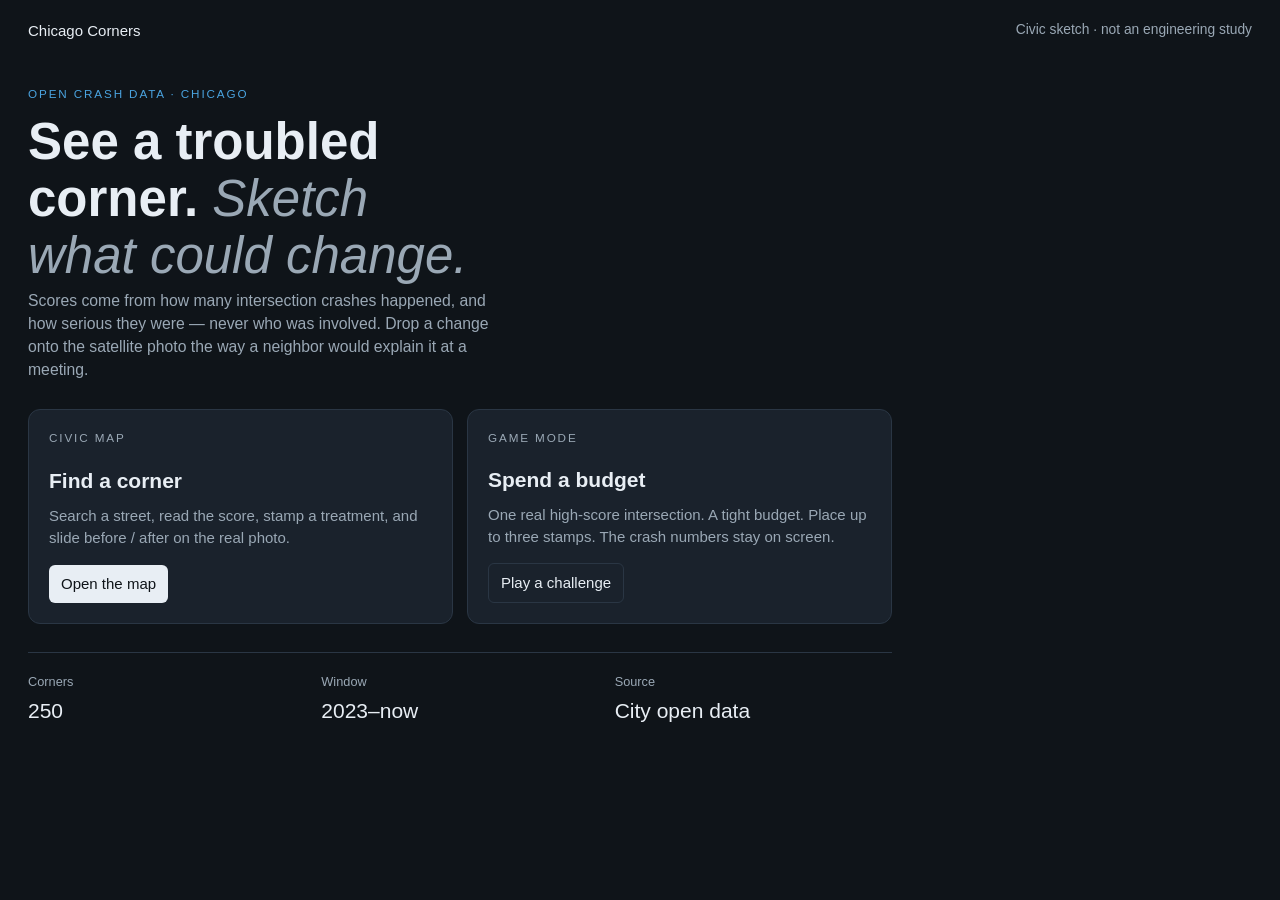
<file: index.html>
<!DOCTYPE html>
<html lang="en">
<head>
  <meta charset="UTF-8" />
  <meta name="viewport" content="width=device-width, initial-scale=1" />
  <title>Chicago Corners</title>
  <link rel="stylesheet" href="styles.css" />
</head>
<body class="splash">
  <header class="splash-bar">
    <p>Chicago Corners</p>
    <p class="lede">Civic sketch · not an engineering study</p>
  </header>
  <main class="splash-main">
    <p class="kicker">Open crash data · Chicago</p>
    <h1>See a troubled corner.<em> Sketch what could change.</em></h1>
    <p class="lede splash-copy">Scores come from how many intersection crashes happened, and how serious they were — never who was involved. Drop a change onto the satellite photo the way a neighbor would explain it at a meeting.</p>
    <div class="doors">
      <a class="door" href="map.html">
        <span class="kicker">Civic map</span>
        <strong>Find a corner</strong>
        <span>Search a street, read the score, stamp a treatment, and slide before / after on the real photo.</span>
        <em>Open the map</em>
      </a>
      <a class="door alt" href="play.html">
        <span class="kicker">Game mode</span>
        <strong>Spend a budget</strong>
        <span>One real high-score intersection. A tight budget. Place up to three stamps. The crash numbers stay on screen.</span>
        <em>Play a challenge</em>
      </a>
    </div>
    <dl class="splash-stats">
      <div><dt>Corners</dt><dd>250</dd></div>
      <div><dt>Window</dt><dd>2023–now</dd></div>
      <div><dt>Source</dt><dd>City open data</dd></div>
    </dl>
  </main>
</body>
</html>
</file>
<file: styles.css>
:root {
  --bg: #0f1419;
  --panel: #1a222c;
  --ink: #e8eef4;
  --muted: #9aa8b5;
  --line: #2a3644;
  --high: #e24b4b;
  --mid: #e2a54b;
  --low: #3d9b6e;
  --accent: #4aa3df;
}

* { box-sizing: border-box; }
html, body { margin: 0; min-height: 100%; font: 15px/1.45 "Source Sans 3", "Segoe UI", sans-serif; color: var(--ink); background: var(--bg); }
body:not(.splash) { height: 100%; }

.app { display: grid; grid-template-columns: 1fr minmax(320px, 400px); height: 100%; }
.map-wrap { position: relative; min-height: 0; }
#map { height: 100%; background: #1a1f18; }
.basemap-toggle {
  position: absolute;
  top: 12px;
  right: 12px;
  z-index: 500;
  display: flex;
  background: #12181f;
  border: 1px solid var(--line);
  border-radius: 8px;
  overflow: hidden;
}
.basemap-toggle button {
  border: 0;
  background: transparent;
  color: var(--muted);
  padding: 7px 10px;
  cursor: pointer;
  font: inherit;
}
.basemap-toggle button.on { background: #243040; color: var(--ink); }

.search-box {
  position: absolute;
  top: 12px;
  left: 52px;
  z-index: 500;
  width: min(320px, calc(100% - 220px));
}
.search-box input {
  width: 100%;
  border: 1px solid var(--line);
  background: #12181f;
  color: var(--ink);
  border-radius: 8px;
  padding: 8px 10px;
  font: inherit;
}
.search-hits {
  margin-top: 4px;
  background: #12181f;
  border: 1px solid var(--line);
  border-radius: 8px;
  max-height: 220px;
  overflow: auto;
}
.search-hits button {
  display: block;
  width: 100%;
  text-align: left;
  background: transparent;
  color: var(--ink);
  border: 0;
  border-bottom: 1px solid var(--line);
  padding: 8px 10px;
  cursor: pointer;
  font: inherit;
}
.search-hits button:last-child { border-bottom: 0; }
.search-hits button:hover { background: #243040; }
.search-hits em { color: var(--muted); font-style: normal; font-size: 0.82rem; }

.compare[hidden], .compare-line[hidden] { display: none !important; }
.compare {
  position: absolute;
  left: 50%;
  bottom: 18px;
  transform: translateX(-50%);
  z-index: 500;
  display: flex;
  align-items: center;
  gap: 8px;
  background: #12181f;
  border: 1px solid var(--line);
  border-radius: 8px;
  padding: 6px 10px;
  color: var(--muted);
  font-size: 0.82rem;
}
.compare input { width: 140px; }
.compare-line {
  position: absolute;
  top: 0;
  bottom: 0;
  width: 2px;
  background: #f4f1ea;
  z-index: 450;
  pointer-events: none;
  box-shadow: 0 0 0 1px rgba(0,0,0,0.4);
}

.panel {
  border-left: 1px solid var(--line);
  background: var(--panel);
  overflow: auto;
  padding: 20px 20px 32px;
}

.site-nav { display: flex; gap: 6px; margin-bottom: 14px; }
.site-nav a {
  color: var(--muted);
  text-decoration: none;
  padding: 6px 10px;
  border-radius: 6px;
  border: 1px solid transparent;
}
.site-nav a.on, .site-nav a:hover { color: var(--ink); background: #12181f; border-color: var(--line); }

h1 { font-size: 1.25rem; margin: 0 0 6px; }
.lede { color: var(--muted); margin: 0 0 16px; font-size: 0.92rem; }
.disclaimer { font-size: 0.8rem; color: var(--muted); border-top: 1px solid var(--line); margin-top: 20px; padding-top: 12px; }

.score-row { display: flex; gap: 10px; margin: 12px 0 16px; }
.stat { flex: 1; background: #12181f; border: 1px solid var(--line); border-radius: 8px; padding: 10px; }
.stat b { display: block; font-size: 1.4rem; }
.stat span { color: var(--muted); font-size: 0.78rem; }

.high b { color: var(--high); }
.mid b { color: var(--mid); }
.ok b { color: var(--low); }

.treatments { display: grid; gap: 8px; margin-top: 8px; }
.treat {
  text-align: left;
  background: #12181f;
  border: 1px solid var(--line);
  color: var(--ink);
  border-radius: 8px;
  padding: 10px 12px;
  cursor: grab;
}
.treat:hover, .treat.active { border-color: var(--accent); }
.treat:disabled { opacity: 0.4; cursor: not-allowed; }
body.holding, body.holding #map { cursor: copy; }
.pickup { color: #f4d35e; }
.treat strong { display: block; }
.treat em { font-style: normal; color: var(--muted); font-size: 0.82rem; }

.result { margin-top: 14px; padding: 12px; background: #12181f; border-radius: 8px; border: 1px solid var(--line); }
.result h3 { margin: 0 0 6px; font-size: 1rem; }

.empty { color: var(--muted); }
.mini {
  margin: 4px 6px 0 0;
  background: #243040;
  color: var(--ink);
  border: 1px solid var(--line);
  border-radius: 6px;
  padding: 6px 8px;
  cursor: pointer;
}

.challenge {
  display: block;
  width: 100%;
  text-align: left;
  background: #12181f;
  border: 1px solid var(--line);
  color: var(--ink);
  border-radius: 8px;
  padding: 12px;
  margin-bottom: 8px;
  cursor: pointer;
  font: inherit;
}
.challenge:hover { border-color: var(--accent); }
.challenge strong { display: flex; justify-content: space-between; }
.challenge span { color: var(--muted); font-size: 0.9rem; }

.warn { color: var(--high); }
.ok-note { color: var(--low); }

body.splash {
  background:
    linear-gradient(180deg, rgba(15,20,25,0.72), rgba(15,20,25,0.92)),
    #0f1419;
}
.splash-bar {
  display: flex;
  justify-content: space-between;
  gap: 12px;
  padding: 20px 28px;
}
.splash-bar p { margin: 0; }
.splash-main { max-width: 920px; padding: 24px 28px 64px; }
.kicker { text-transform: uppercase; letter-spacing: 0.16em; font-size: 0.78rem; color: var(--accent); margin: 0 0 10px; }
.splash-main h1 { font-size: clamp(2rem, 5vw, 3.4rem); line-height: 1.12; max-width: 16ch; }
.splash-main h1 em { font-style: italic; color: var(--muted); font-weight: 400; }
.splash-copy { max-width: 54ch; font-size: 1.05rem; }
.doors { display: grid; gap: 14px; margin: 28px 0; }
@media (min-width: 760px) { .doors { grid-template-columns: 1fr 1fr; } }
.door {
  display: grid;
  gap: 8px;
  text-decoration: none;
  color: var(--ink);
  background: var(--panel);
  border: 1px solid var(--line);
  border-radius: 12px;
  padding: 20px;
}
.door strong { font-size: 1.4rem; }
.door span { color: var(--muted); }
.door em {
  font-style: normal;
  margin-top: 8px;
  display: inline-block;
  background: var(--ink);
  color: var(--bg);
  border-radius: 6px;
  padding: 8px 12px;
  width: max-content;
}
.door.alt em { background: transparent; color: var(--ink); border: 1px solid var(--line); }
.splash-stats { display: grid; grid-template-columns: repeat(3, 1fr); gap: 16px; border-top: 1px solid var(--line); padding-top: 20px; }
.splash-stats dt { color: var(--muted); font-size: 0.85rem; }
.splash-stats dd { margin: 4px 0 0; font-size: 1.4rem; }

@media (max-width: 800px) {
  .app { grid-template-columns: 1fr; grid-template-rows: 55% 45%; }
  .map-wrap { min-height: 0; }
  .panel { border-left: 0; border-top: 1px solid var(--line); }
}
</file>
